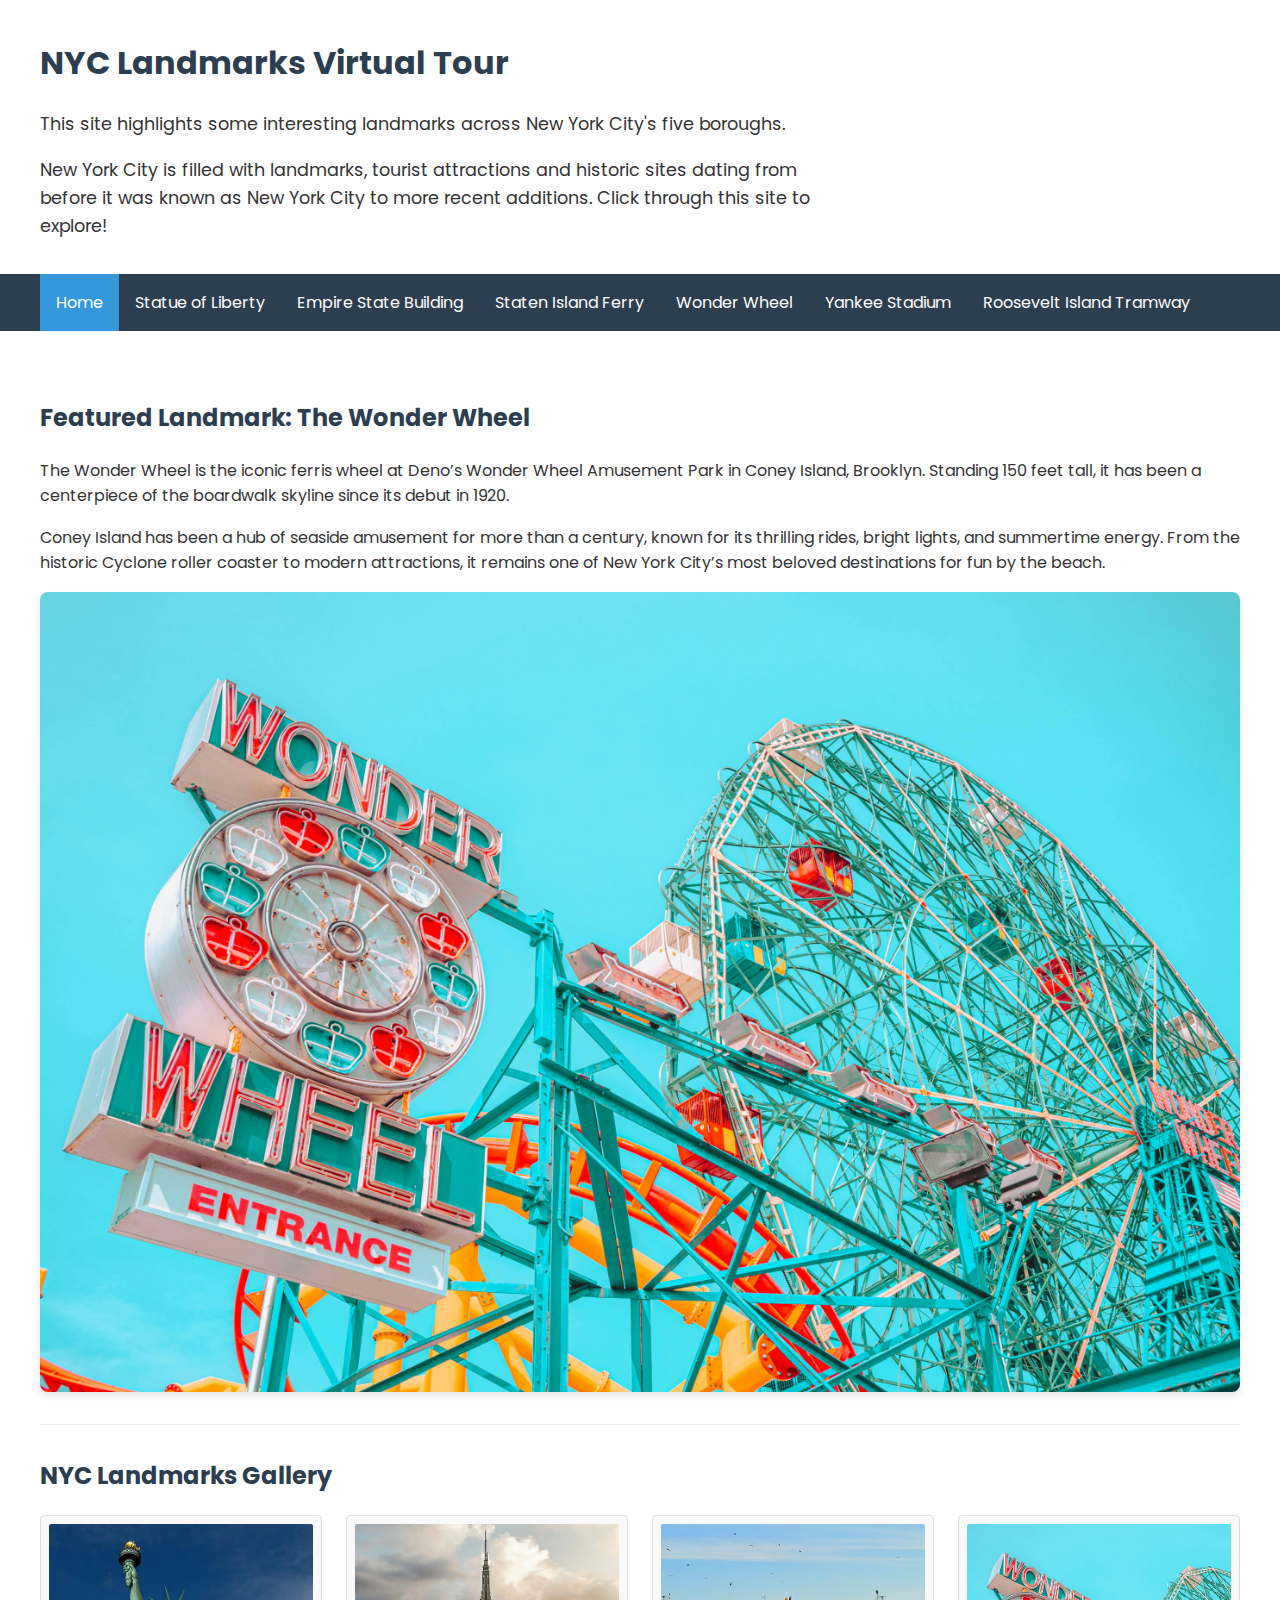
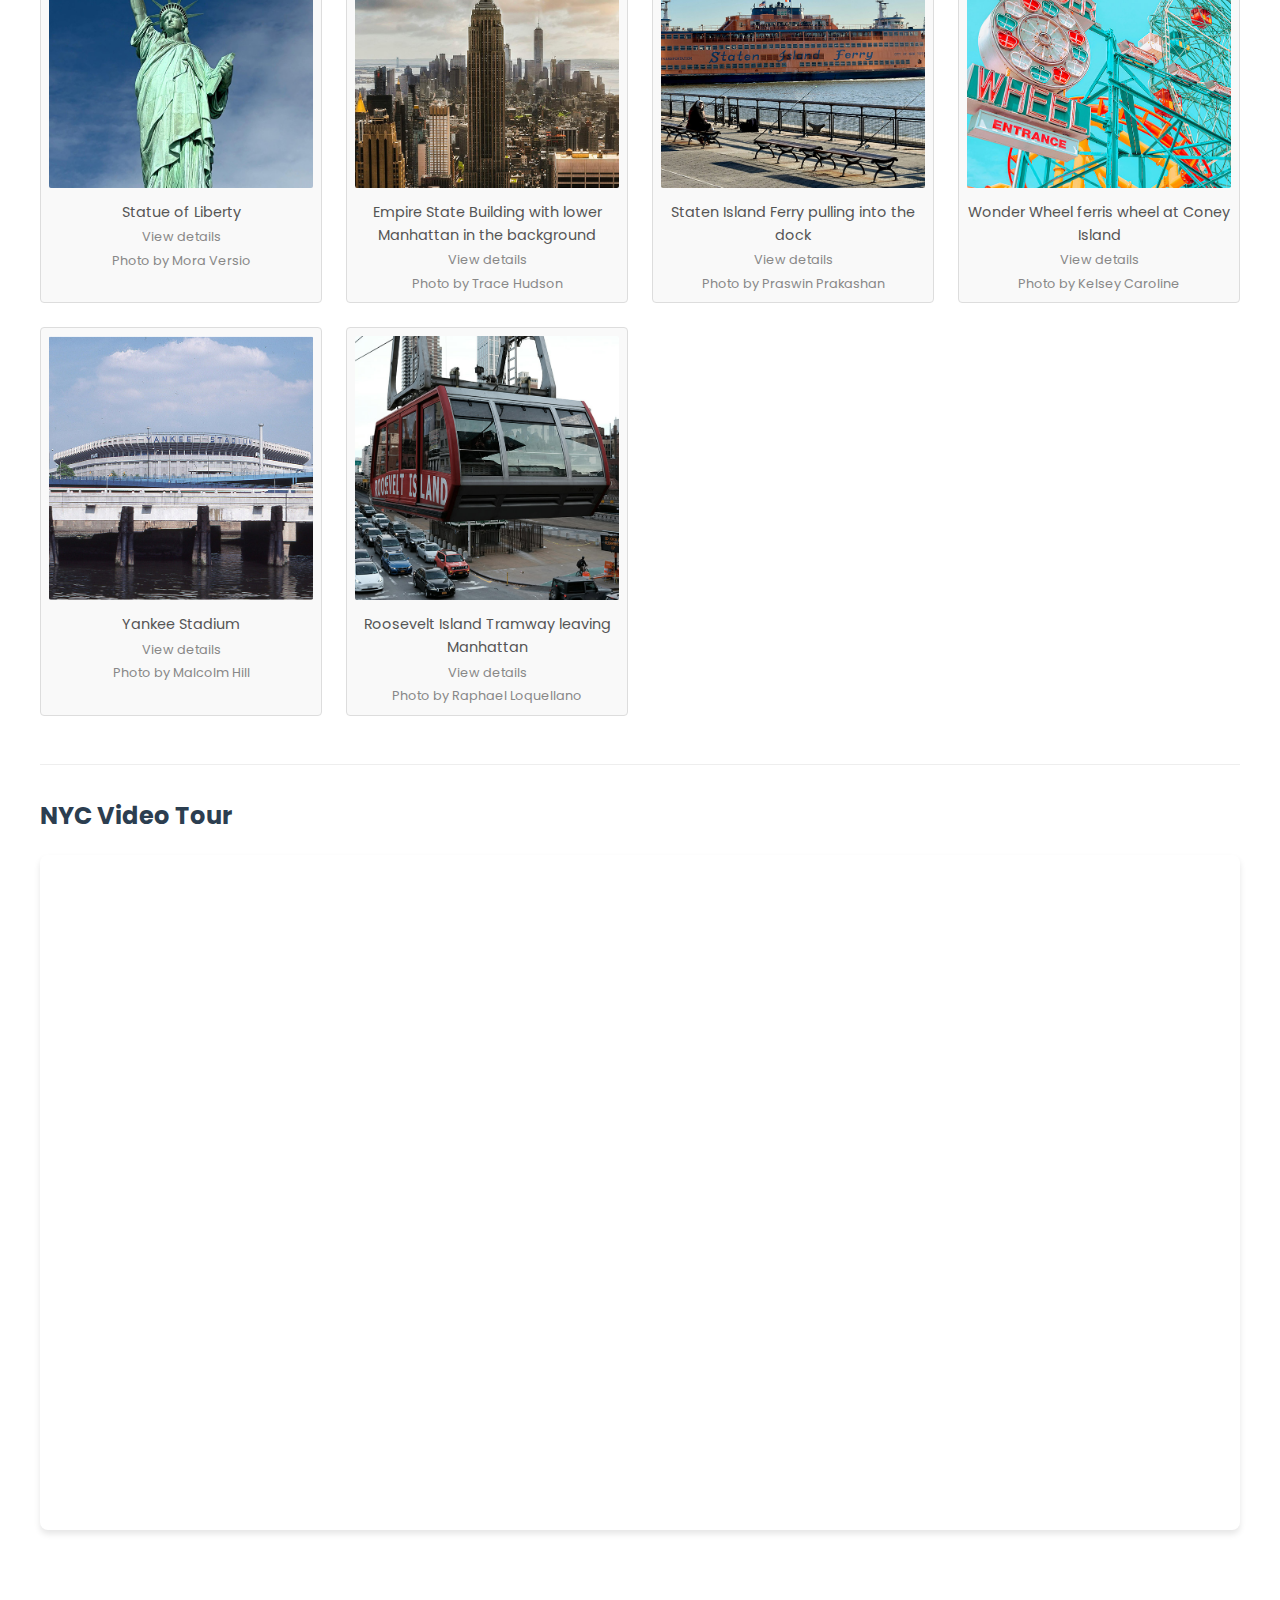
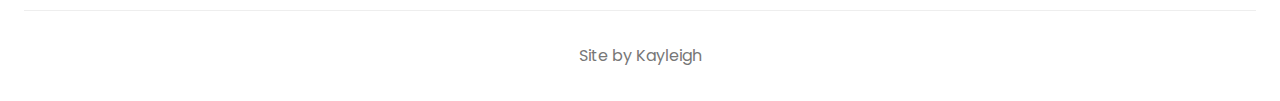
<file: index.html>
<!DOCTYPE html>
<html lang="en">
<head>
    <meta charset="UTF-8">
    <meta name="viewport" content="width=device-width, initial-scale=1.0">
    <title>NYC Landmarks Virtual Tour</title>
    <link rel="stylesheet" href="style.css">
</head>
<body>
    <header>
        <h1>NYC Landmarks Virtual Tour</h1>
        <p>This site highlights some interesting landmarks across New York City's five boroughs.</p>
        <p>New York City is filled with landmarks, tourist attractions and historic sites dating from before it was known as New York City to more recent additions. Click through this site to explore!</p>
    </header>

    <!-- Navigation -->
    <nav>
        <div class="nav-container">
            <ul class="nav-menu">
                <li><a href="index.html" class="active">Home</a></li>
                <li><a href="statue-of-liberty.html">Statue of Liberty</a></li>
                <li><a href="empire-state-building.html">Empire State Building</a></li>
                <li><a href="staten-island-ferry.html">Staten Island Ferry</a></li>
                <li><a href="wonder-wheel.html">Wonder Wheel</a></li>
                <li><a href="yankee-stadium.html">Yankee Stadium</a></li>
                <li><a href="roosevelt-island-tramway.html">Roosevelt Island Tramway</a></li>
            </ul>
        </div>
    </nav>

    <main>
        <!-- REQUIREMENT: Featured Image using <picture> -->
        <section class="hero-section">
            <h2>Featured Landmark: The Wonder Wheel</h2>
            <p>The Wonder Wheel is the iconic ferris wheel at Deno’s Wonder Wheel Amusement Park in Coney Island, Brooklyn. Standing 150 feet tall, it has been a centerpiece of the boardwalk skyline since its debut in 1920.</p>
            <p>Coney Island has been a hub of seaside amusement for more than a century, known for its thrilling rides, bright lights, and summertime energy. From the historic Cyclone roller coaster to modern attractions, it remains one of New York City’s most beloved destinations for fun by the beach.</p>
            
            <picture>
                <!-- 
                   1. Small Screen: Shows a cropped close-up (You'll need to create this crop from the main image)
                   2. Large Screen: Shows the full landscape view
                -->
                <source media="(max-width: 600px)" srcset="images/pexels-kelsey-caroline-774981359-19122990.jpg">
                <!-- I've updated this to point to the Wonder Wheel file you provided, but remember this is the "Large" view -->
                <img src="images/pexels-kelsey-caroline-774981359-19122990.jpg" alt="The Wonder Wheel at Coney Island" class="hero-image">
            </picture>
        </section>

        <hr style="border: 0; border-top: 1px solid #eee; margin: 2rem 0;">

        <!-- REQUIREMENT: Grid of Images with Figure/Figcaption -->
        <section>
            <h2>NYC Landmarks Gallery</h2>
            <div class="gallery-grid">
                
                <!-- Image 1: Statue of Liberty -->
                <figure>
                    <img src="images/square/pexels-mora-versio-2150673251-34091093_sq_square.jpg" alt="Statue of Liberty">
                    <figcaption>
                        Statue of Liberty
                        <a href="statue-of-liberty.html">View details</a>
                        <a href="https://www.pexels.com/photo/statue-of-liberty-in-new-york-city-usa-34091093/" target="_blank">Photo by Mora Versio</a>
                    </figcaption>
                </figure>

                <!-- Image 2: Empire State Building -->
                <figure>
                    <img src="images/square/pexels-tracehudson-2424391_sq_square.jpg" alt="Empire State Building with lower Manhattan in the background">
                    <figcaption>
                        Empire State Building with lower Manhattan in the background
                        <a href="empire-state-building.html">View details</a>
                        <a href="https://www.pexels.com/photo/empire-state-building-2424391/" target="_blank">Photo by Trace Hudson</a>
                    </figcaption>
                </figure>

                <!-- Image 3: Staten Island Ferry -->
                <figure>
                    <img src="images/square/praswin-prakashan-YOCN1a1m_dg-unsplash_sq_square.jpg" alt="Staten Island Ferry pulling into the dock">
                    <figcaption>
                        Staten Island Ferry pulling into the dock
                        <a href="staten-island-ferry.html">View details</a>
                        <a href="https://unsplash.com/photos/a-large-ferry-boat-in-a-body-of-water-YOCN1a1m_dg" target="_blank">Photo by Praswin Prakashan</a>
                    </figcaption>
                </figure>

                <!-- Image 4: Wonder Wheel -->
                <figure>
                    <img src="images/square/pexels-kelsey-caroline-774981359-19122990_sq_square.jpg" alt="Wonder Wheel ferris wheel at Coney Island">
                    <figcaption>
                        Wonder Wheel ferris wheel at Coney Island
                        <a href="wonder-wheel.html">View details</a>
                        <a href="https://www.pexels.com/photo/ferris-wheel-in-amusement-park-19122990/" target="_blank">Photo by Kelsey Caroline</a>
                    </figcaption>
                </figure>

                <!-- Image 5: Yankee Stadium -->
                <figure>
                    <img src="images/square/pexels-malcolmhill-12360516_sq_square.jpg" alt="Yankee Stadium">
                    <figcaption>
                        Yankee Stadium
                        <a href="yankee-stadium.html">View details</a>
                        <a href="https://www.pexels.com/photo/yankee-stadium-under-the-blue-sky-12360516/" target="_blank">Photo by Malcolm Hill</a>
                    </figcaption>
                </figure>

                <!-- Image 6: Roosevelt Island Tramway -->
                <figure>
                    <img src="images/square/pexels-loquellano-12404963_sq_square.jpg" alt="Roosevelt Island Tramway leaving Manhattan">
                    <figcaption>
                        Roosevelt Island Tramway leaving Manhattan
                        <a href="roosevelt-island-tramway.html">View details</a>
                        <a href="https://www.pexels.com/photo/cable-car-above-city-street-12404963/" target="_blank">Photo by Raphael Loquellano</a>
                    </figcaption>
                </figure>

            </div>
        </section>

        <hr style="border: 0; border-top: 1px solid #eee; margin: 2rem 0;">

        <!-- REQUIREMENT: Responsive Video -->
        <section>
            <h2>NYC Video Tour</h2>
            <div class="video-wrapper">
                <!-- Example YouTube Video set to a NYC tour video placeholder -->
                <iframe width="560" height="315" src="https://www.youtube.com/embed/MtCMtC50gwY?si=placeholder" title="YouTube video player" allow="accelerometer; autoplay; clipboard-write; encrypted-media; gyroscope; picture-in-picture; web-share" allowfullscreen></iframe>
            </div>
        </section>
    </main>

    <footer>
        <p>Site by Kayleigh</p>
    </footer>
</body>
</html>
</file>
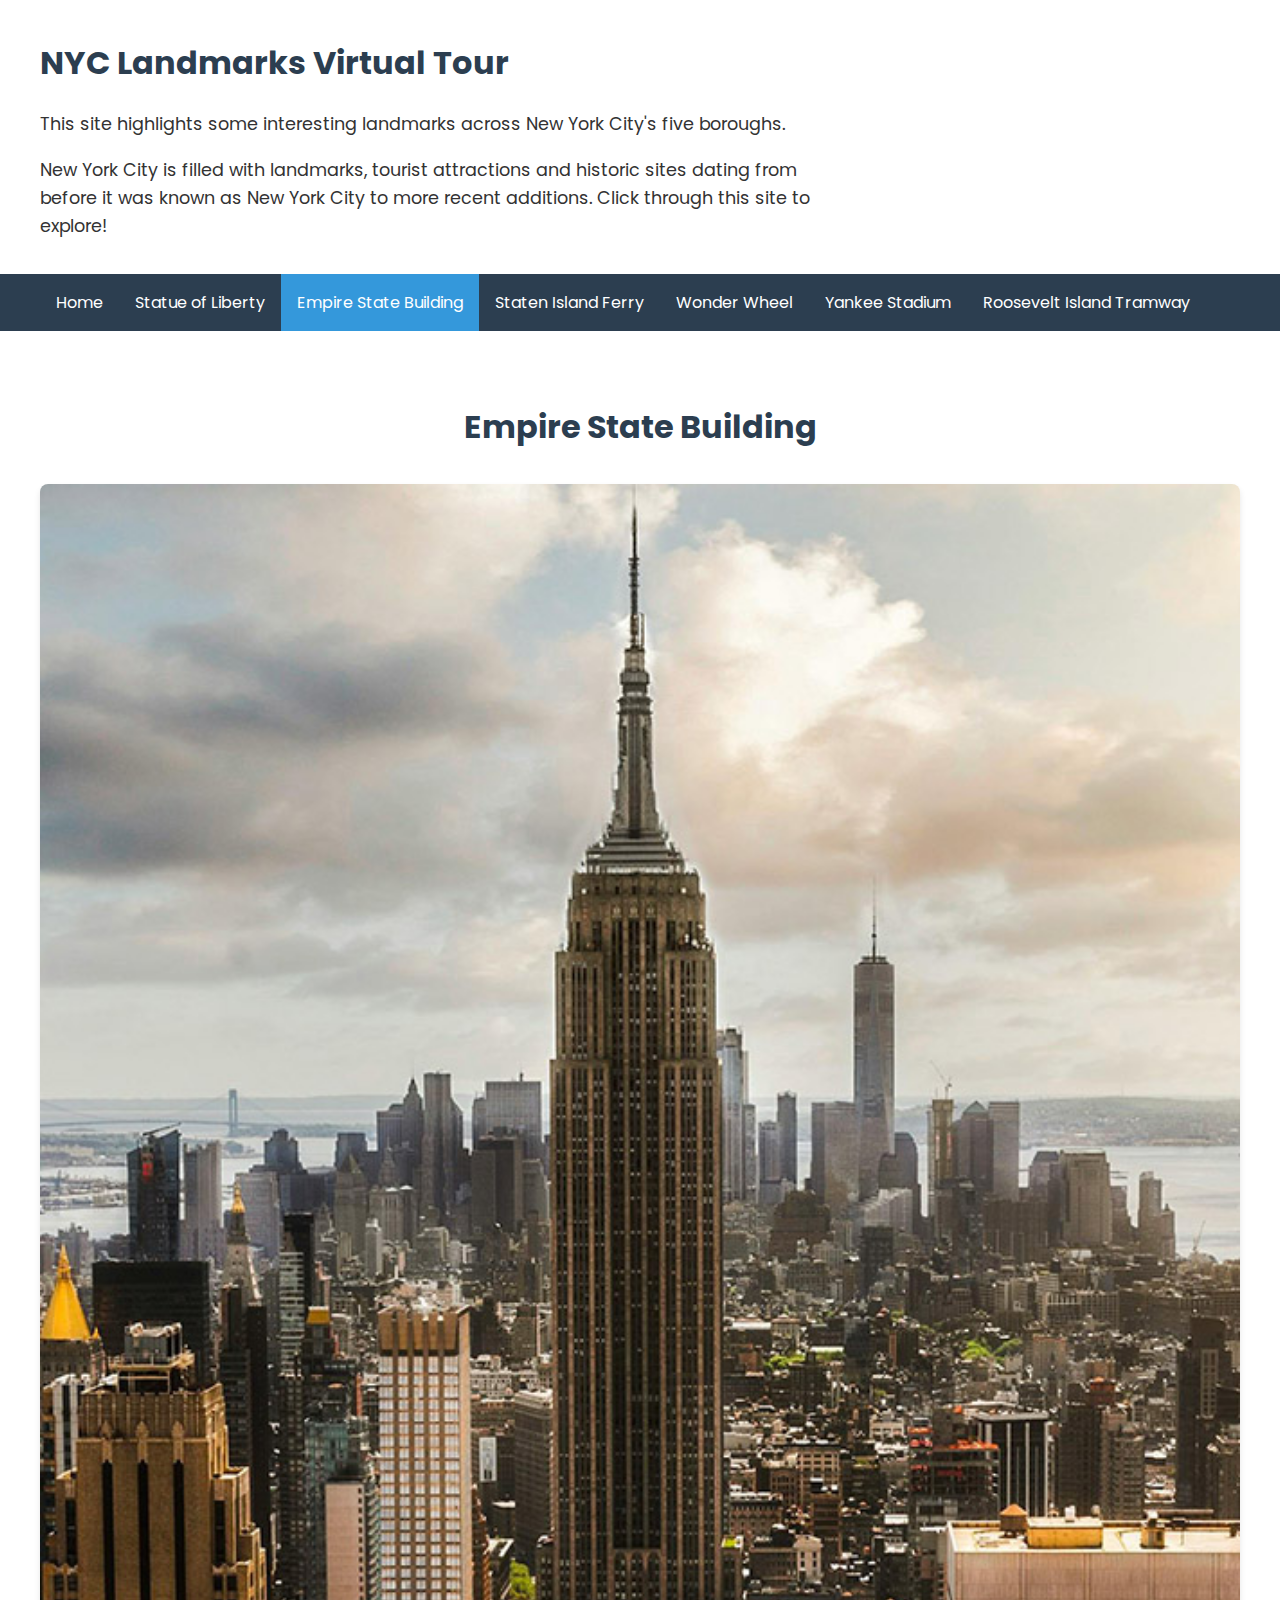
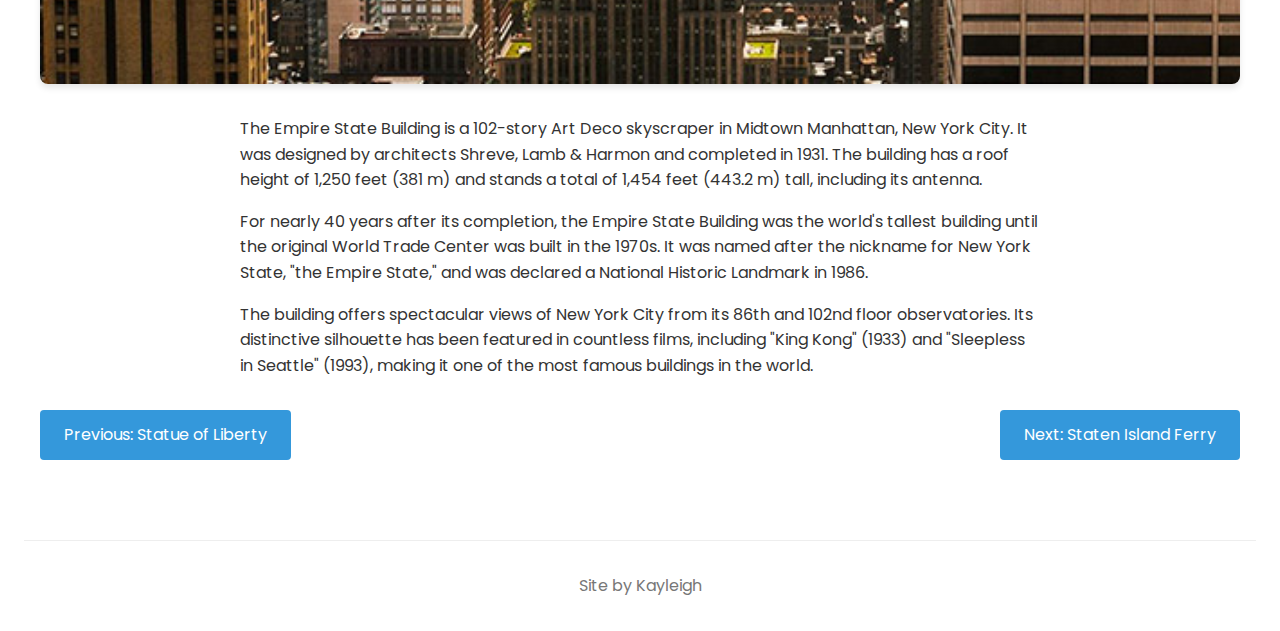
<file: empire-state-building.html>
<!DOCTYPE html>
<html lang="en">
<head>
    <meta charset="UTF-8">
    <meta name="viewport" content="width=device-width, initial-scale=1.0">
    <title>Empire State Building - NYC Landmarks Virtual Tour</title>
    <link rel="stylesheet" href="style.css">
</head>
<body>
    <header>
        <h1>NYC Landmarks Virtual Tour</h1>
        <p>This site highlights some interesting landmarks across New York City's five boroughs.</p>
        <p>New York City is filled with landmarks, tourist attractions and historic sites dating from before it was known as New York City to more recent additions. Click through this site to explore!</p>
    </header>

    <!-- Navigation -->
    <nav>
        <div class="nav-container">
            <ul class="nav-menu">
                <li><a href="index.html">Home</a></li>
                <li><a href="statue-of-liberty.html">Statue of Liberty</a></li>
                <li><a href="empire-state-building.html" class="active">Empire State Building</a></li>
                <li><a href="staten-island-ferry.html">Staten Island Ferry</a></li>
                <li><a href="wonder-wheel.html">Wonder Wheel</a></li>
                <li><a href="yankee-stadium.html">Yankee Stadium</a></li>
                <li><a href="roosevelt-island-tramway.html">Roosevelt Island Tramway</a></li>
            </ul>
        </div>
    </nav>

    <main>
        <section class="landmark-header">
            <h1>Empire State Building</h1>
        </section>

        <section class="hero-section">
            <picture>
                <img src="images/square/pexels-tracehudson-2424391_sq_square.jpg" alt="Empire State Building with lower Manhattan in the background" class="hero-image">
            </picture>
        </section>

        <section class="landmark-content">
            <p>The Empire State Building is a 102-story Art Deco skyscraper in Midtown Manhattan, New York City. It was designed by architects Shreve, Lamb & Harmon and completed in 1931. The building has a roof height of 1,250 feet (381 m) and stands a total of 1,454 feet (443.2 m) tall, including its antenna.</p>
            <p>For nearly 40 years after its completion, the Empire State Building was the world's tallest building until the original World Trade Center was built in the 1970s. It was named after the nickname for New York State, "the Empire State," and was declared a National Historic Landmark in 1986.</p>
            <p>The building offers spectacular views of New York City from its 86th and 102nd floor observatories. Its distinctive silhouette has been featured in countless films, including "King Kong" (1933) and "Sleepless in Seattle" (1993), making it one of the most famous buildings in the world.</p>
        </section>

        <section class="page-navigation">
            <a href="statue-of-liberty.html" class="prev">Previous: Statue of Liberty</a>
            <a href="staten-island-ferry.html" class="next">Next: Staten Island Ferry</a>
        </section>
    </main>

    <footer>
        <p>Site by Kayleigh</p>
    </footer>
</body>
</html>
</file>
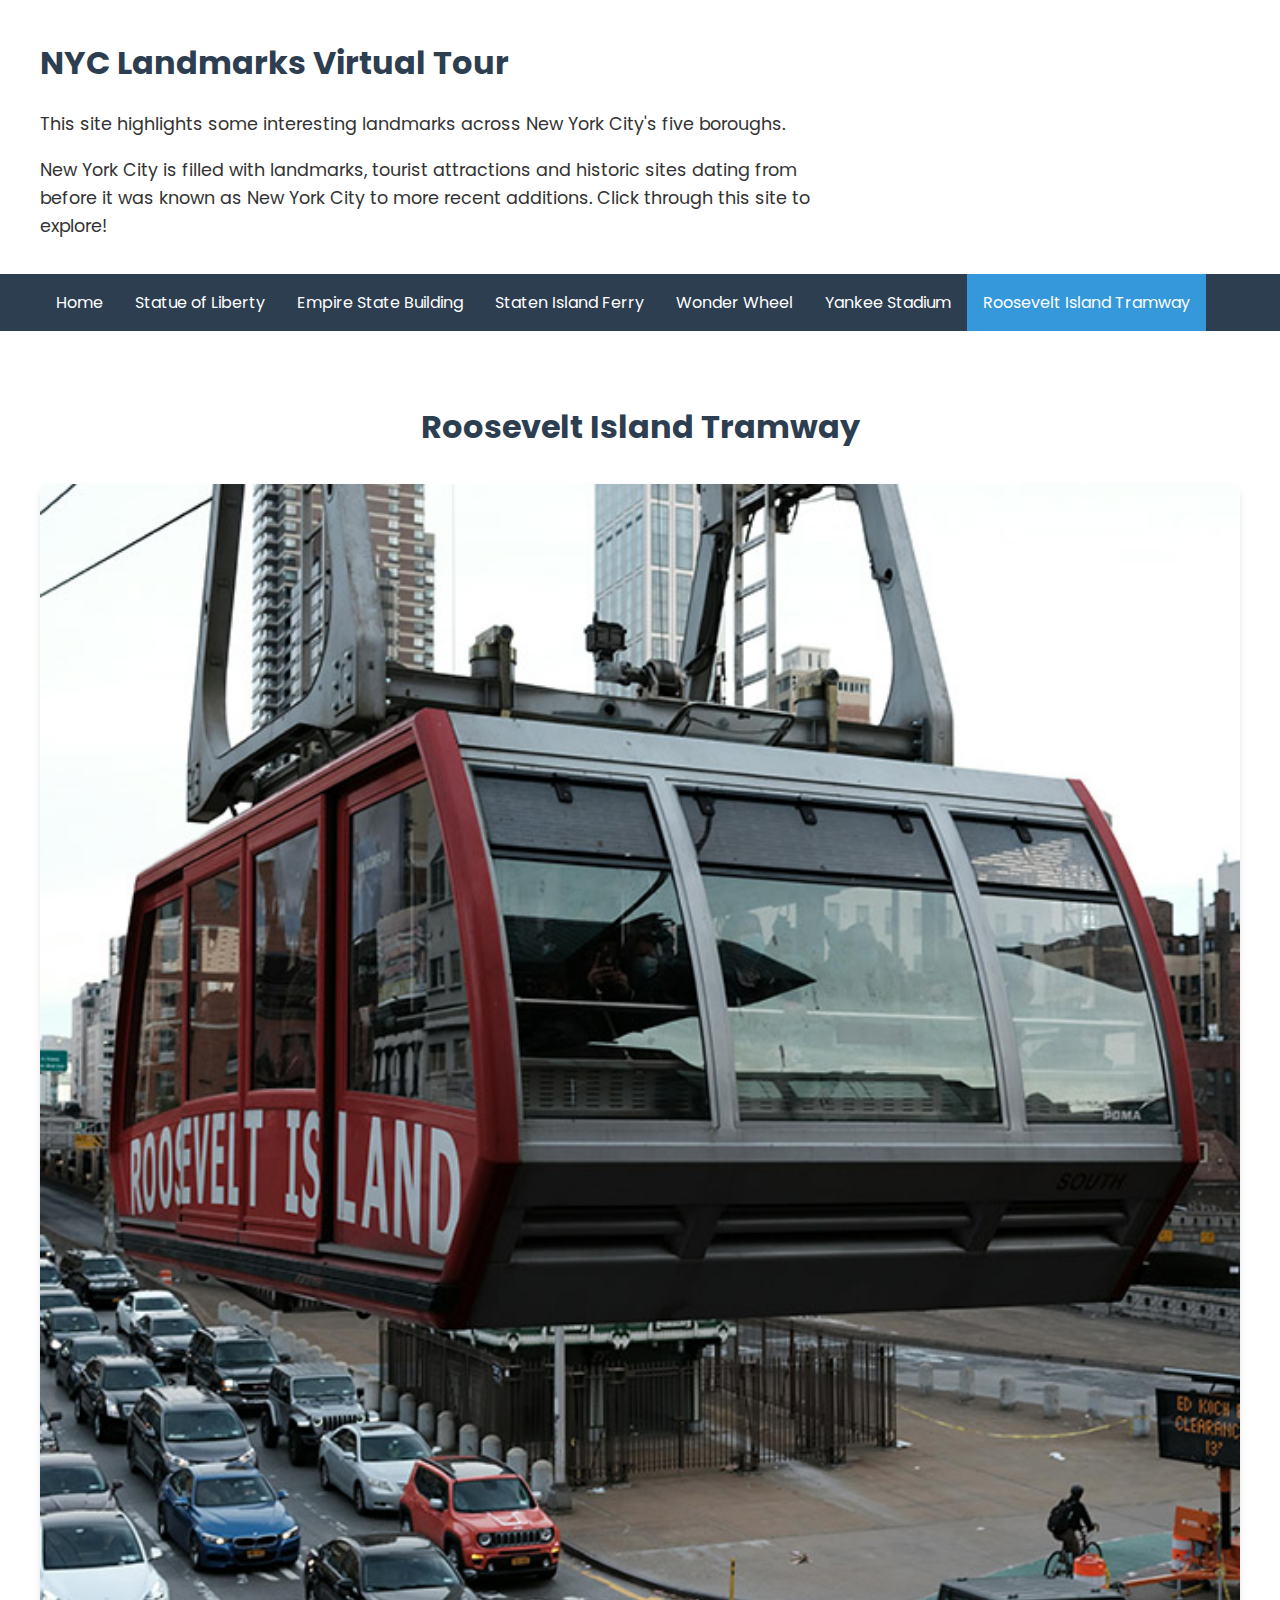
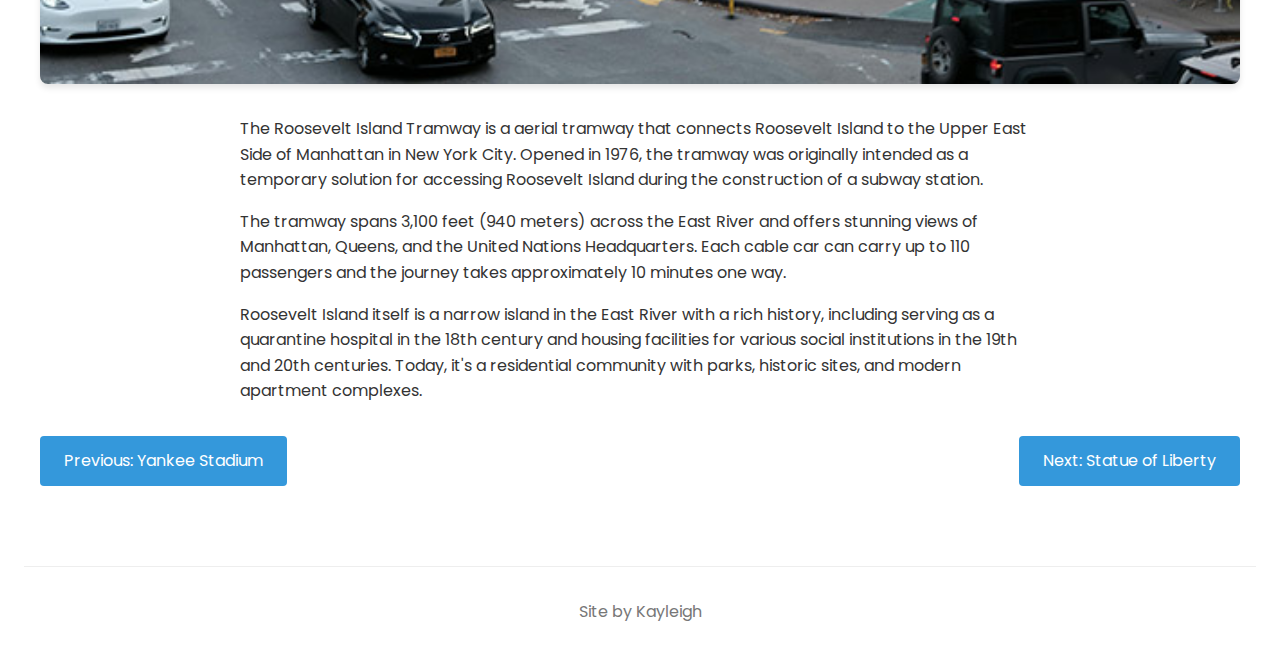
<file: roosevelt-island-tramway.html>
<!DOCTYPE html>
<html lang="en">
<head>
    <meta charset="UTF-8">
    <meta name="viewport" content="width=device-width, initial-scale=1.0">
    <title>Roosevelt Island Tramway - NYC Landmarks Virtual Tour</title>
    <link rel="stylesheet" href="style.css">
</head>
<body>
    <header>
        <h1>NYC Landmarks Virtual Tour</h1>
        <p>This site highlights some interesting landmarks across New York City's five boroughs.</p>
        <p>New York City is filled with landmarks, tourist attractions and historic sites dating from before it was known as New York City to more recent additions. Click through this site to explore!</p>
    </header>

    <!-- Navigation -->
    <nav>
        <div class="nav-container">
            <ul class="nav-menu">
                <li><a href="index.html">Home</a></li>
                <li><a href="statue-of-liberty.html">Statue of Liberty</a></li>
                <li><a href="empire-state-building.html">Empire State Building</a></li>
                <li><a href="staten-island-ferry.html">Staten Island Ferry</a></li>
                <li><a href="wonder-wheel.html">Wonder Wheel</a></li>
                <li><a href="yankee-stadium.html">Yankee Stadium</a></li>
                <li><a href="roosevelt-island-tramway.html" class="active">Roosevelt Island Tramway</a></li>
            </ul>
        </div>
    </nav>

    <main>
        <section class="landmark-header">
            <h1>Roosevelt Island Tramway</h1>
        </section>

        <section class="hero-section">
            <picture>
                <img src="images/square/pexels-loquellano-12404963_sq_square.jpg" alt="Roosevelt Island Tramway leaving Manhattan" class="hero-image">
            </picture>
        </section>

        <section class="landmark-content">
            <p>The Roosevelt Island Tramway is a aerial tramway that connects Roosevelt Island to the Upper East Side of Manhattan in New York City. Opened in 1976, the tramway was originally intended as a temporary solution for accessing Roosevelt Island during the construction of a subway station.</p>
            <p>The tramway spans 3,100 feet (940 meters) across the East River and offers stunning views of Manhattan, Queens, and the United Nations Headquarters. Each cable car can carry up to 110 passengers and the journey takes approximately 10 minutes one way.</p>
            <p>Roosevelt Island itself is a narrow island in the East River with a rich history, including serving as a quarantine hospital in the 18th century and housing facilities for various social institutions in the 19th and 20th centuries. Today, it's a residential community with parks, historic sites, and modern apartment complexes.</p>
        </section>

        <section class="page-navigation">
            <a href="yankee-stadium.html" class="prev">Previous: Yankee Stadium</a>
            <a href="statue-of-liberty.html" class="next">Next: Statue of Liberty</a>
        </section>
    </main>

    <footer>
        <p>Site by Kayleigh</p>
    </footer>
</body>
</html>
</file>
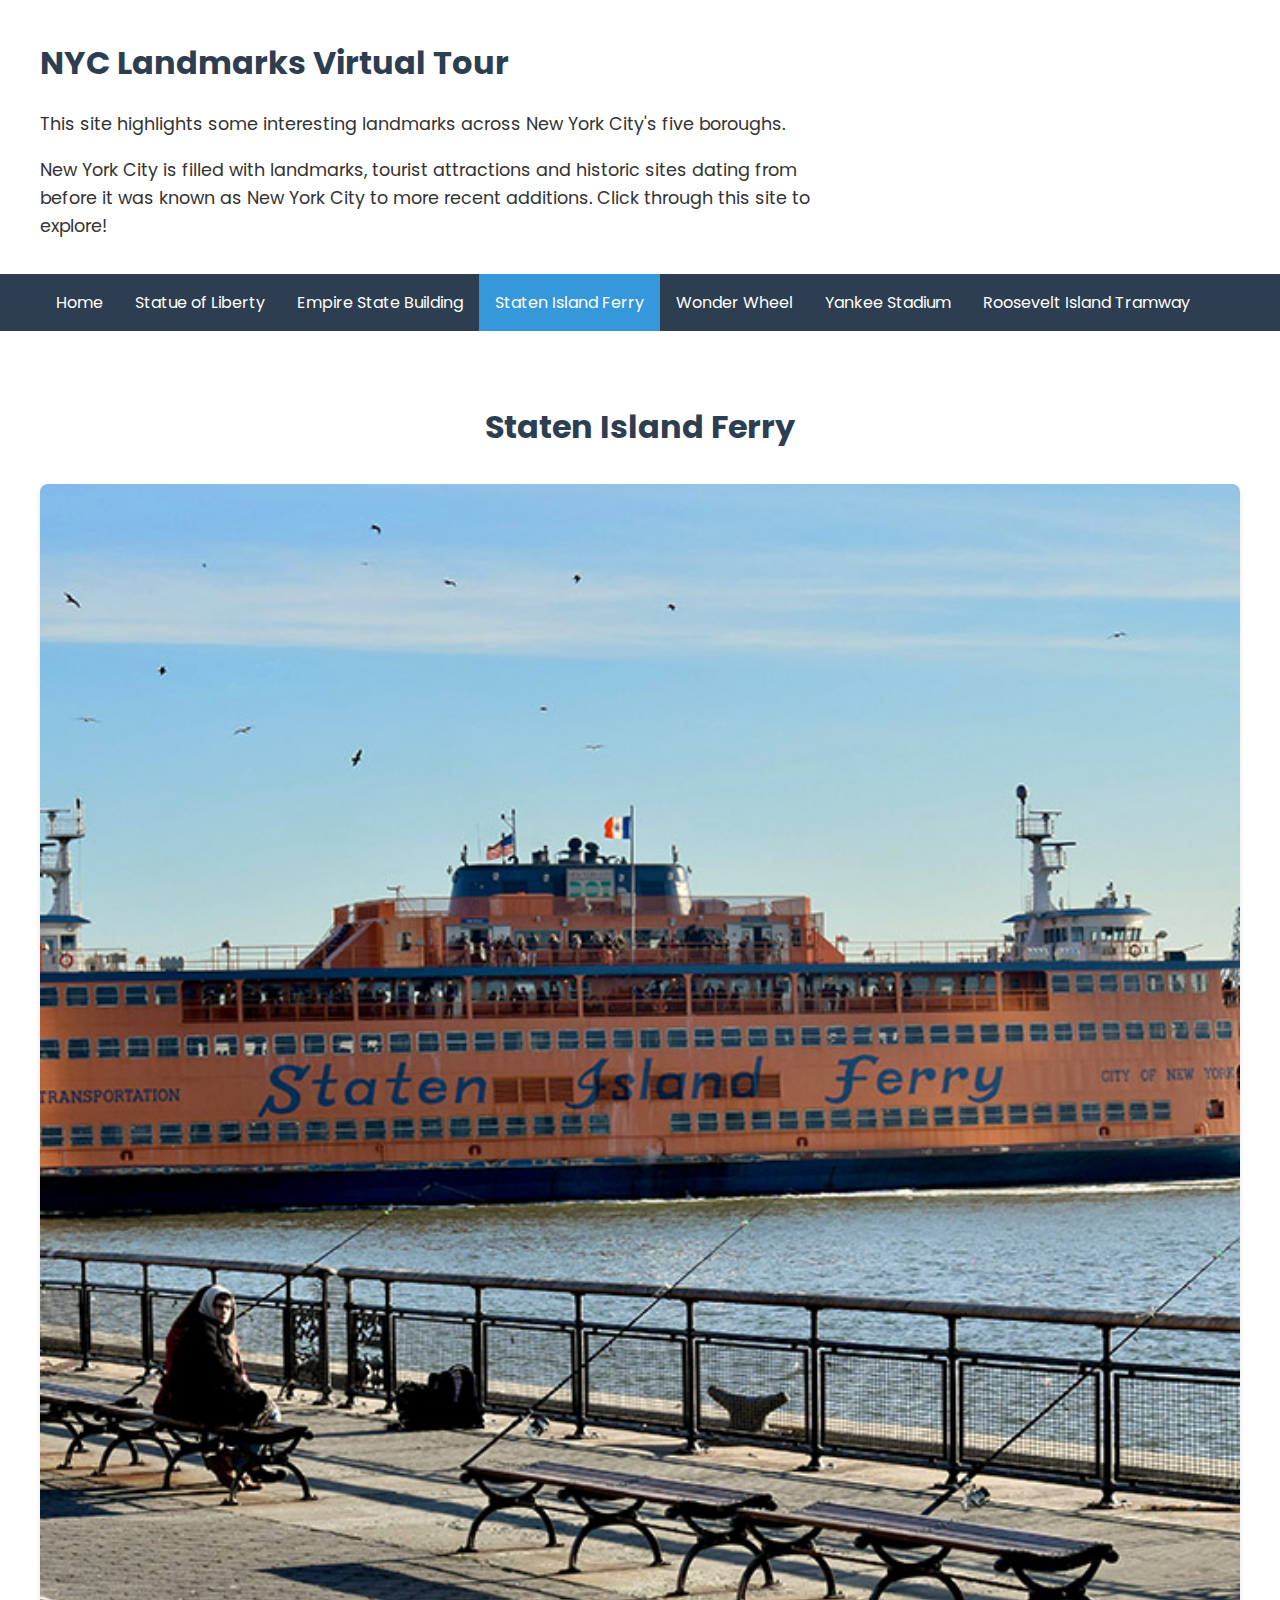
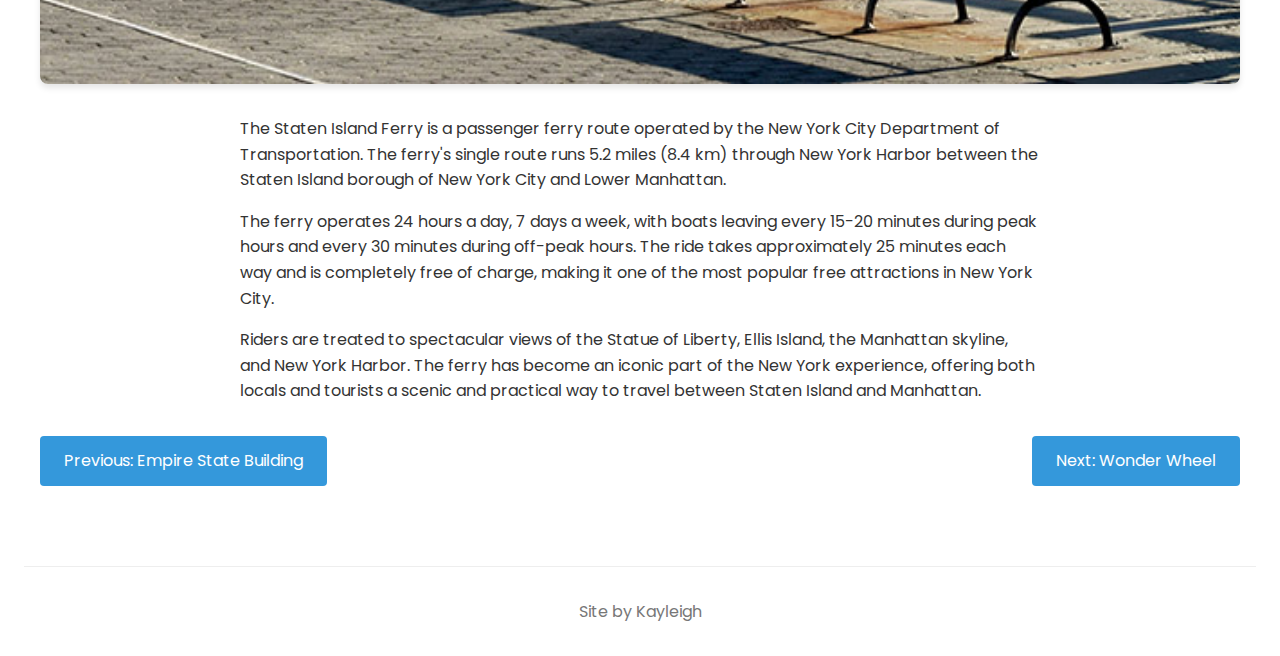
<file: staten-island-ferry.html>
<!DOCTYPE html>
<html lang="en">
<head>
    <meta charset="UTF-8">
    <meta name="viewport" content="width=device-width, initial-scale=1.0">
    <title>Staten Island Ferry - NYC Landmarks Virtual Tour</title>
    <link rel="stylesheet" href="style.css">
</head>
<body>
    <header>
        <h1>NYC Landmarks Virtual Tour</h1>
        <p>This site highlights some interesting landmarks across New York City's five boroughs.</p>
        <p>New York City is filled with landmarks, tourist attractions and historic sites dating from before it was known as New York City to more recent additions. Click through this site to explore!</p>
    </header>

    <!-- Navigation -->
    <nav>
        <div class="nav-container">
            <ul class="nav-menu">
                <li><a href="index.html">Home</a></li>
                <li><a href="statue-of-liberty.html">Statue of Liberty</a></li>
                <li><a href="empire-state-building.html">Empire State Building</a></li>
                <li><a href="staten-island-ferry.html" class="active">Staten Island Ferry</a></li>
                <li><a href="wonder-wheel.html">Wonder Wheel</a></li>
                <li><a href="yankee-stadium.html">Yankee Stadium</a></li>
                <li><a href="roosevelt-island-tramway.html">Roosevelt Island Tramway</a></li>
            </ul>
        </div>
    </nav>

    <main>
        <section class="landmark-header">
            <h1>Staten Island Ferry</h1>
        </section>

        <section class="hero-section">
            <picture>
                <img src="images/square/praswin-prakashan-YOCN1a1m_dg-unsplash_sq_square.jpg" alt="Staten Island Ferry pulling into the dock" class="hero-image">
            </picture>
        </section>

        <section class="landmark-content">
            <p>The Staten Island Ferry is a passenger ferry route operated by the New York City Department of Transportation. The ferry's single route runs 5.2 miles (8.4 km) through New York Harbor between the Staten Island borough of New York City and Lower Manhattan.</p>
            <p>The ferry operates 24 hours a day, 7 days a week, with boats leaving every 15-20 minutes during peak hours and every 30 minutes during off-peak hours. The ride takes approximately 25 minutes each way and is completely free of charge, making it one of the most popular free attractions in New York City.</p>
            <p>Riders are treated to spectacular views of the Statue of Liberty, Ellis Island, the Manhattan skyline, and New York Harbor. The ferry has become an iconic part of the New York experience, offering both locals and tourists a scenic and practical way to travel between Staten Island and Manhattan.</p>
        </section>

        <section class="page-navigation">
            <a href="empire-state-building.html" class="prev">Previous: Empire State Building</a>
            <a href="wonder-wheel.html" class="next">Next: Wonder Wheel</a>
        </section>
    </main>

    <footer>
        <p>Site by Kayleigh</p>
    </footer>
</body>
</html>
</file>
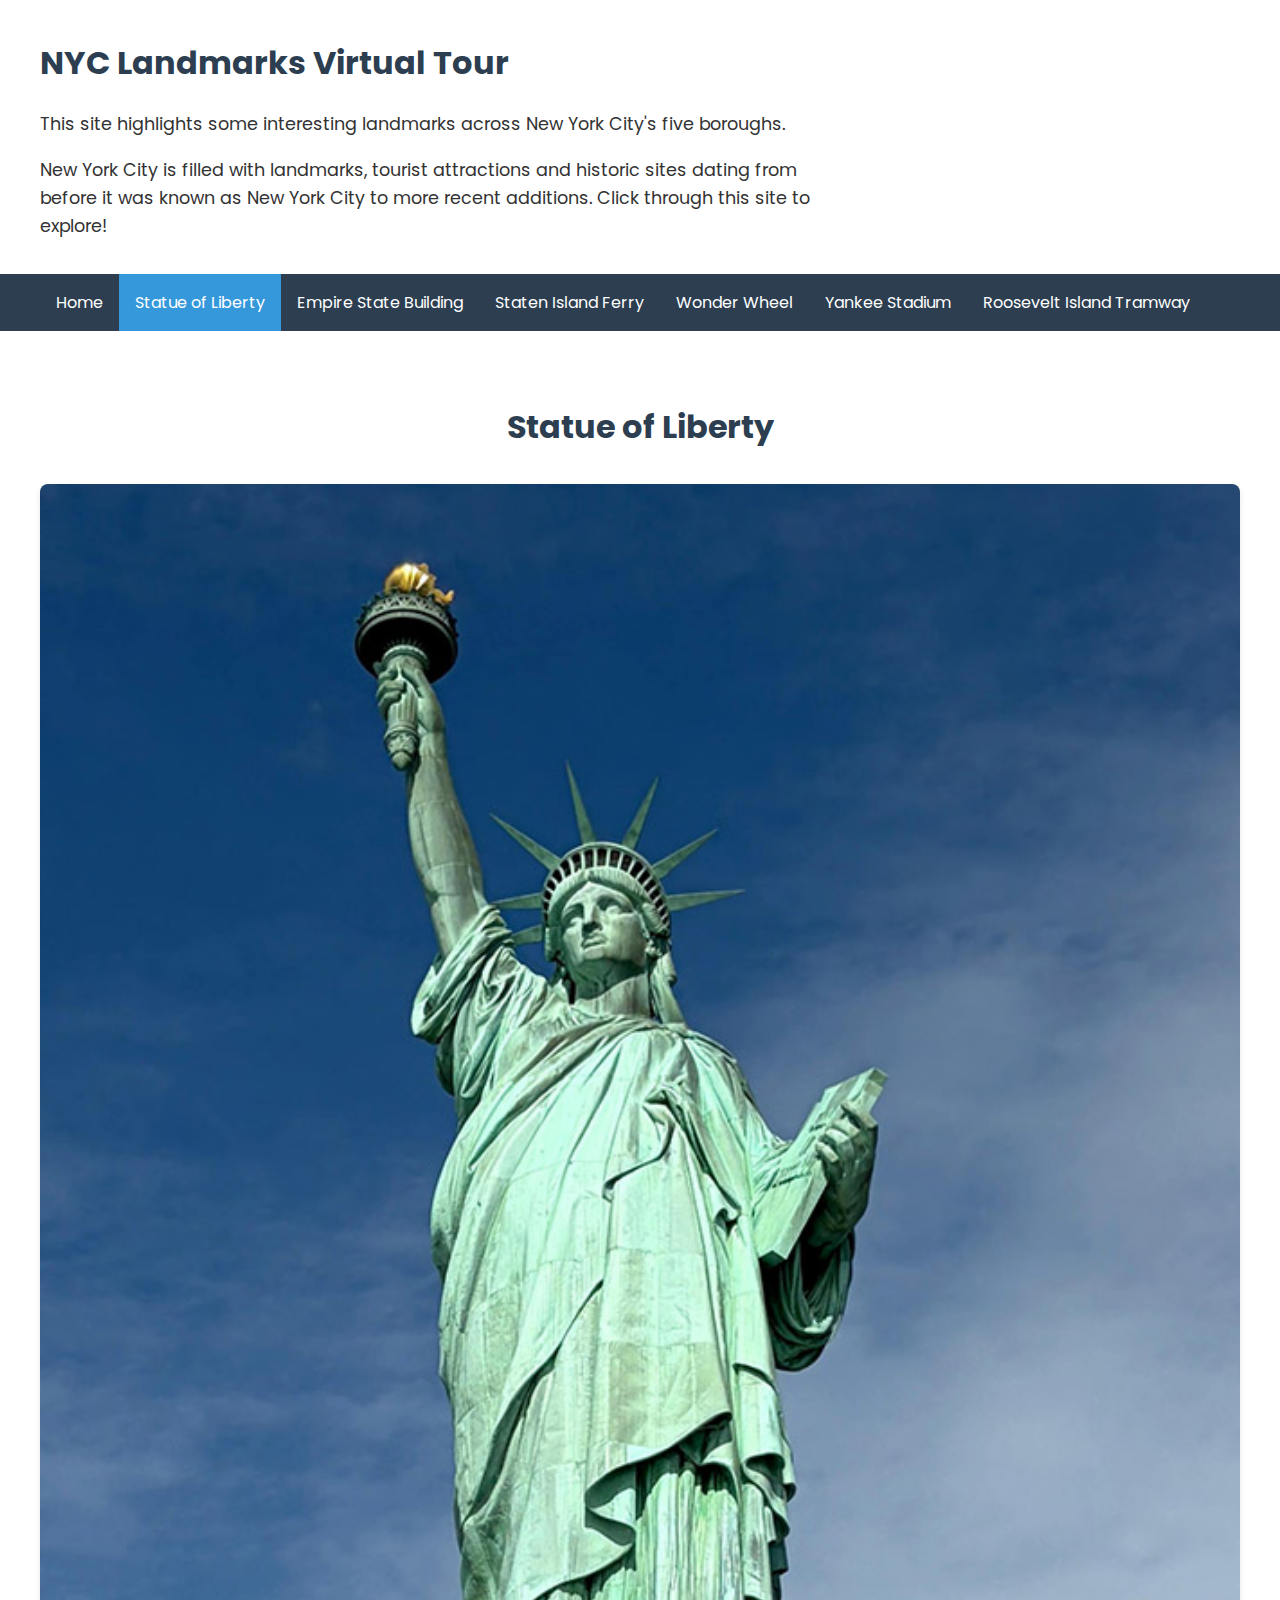
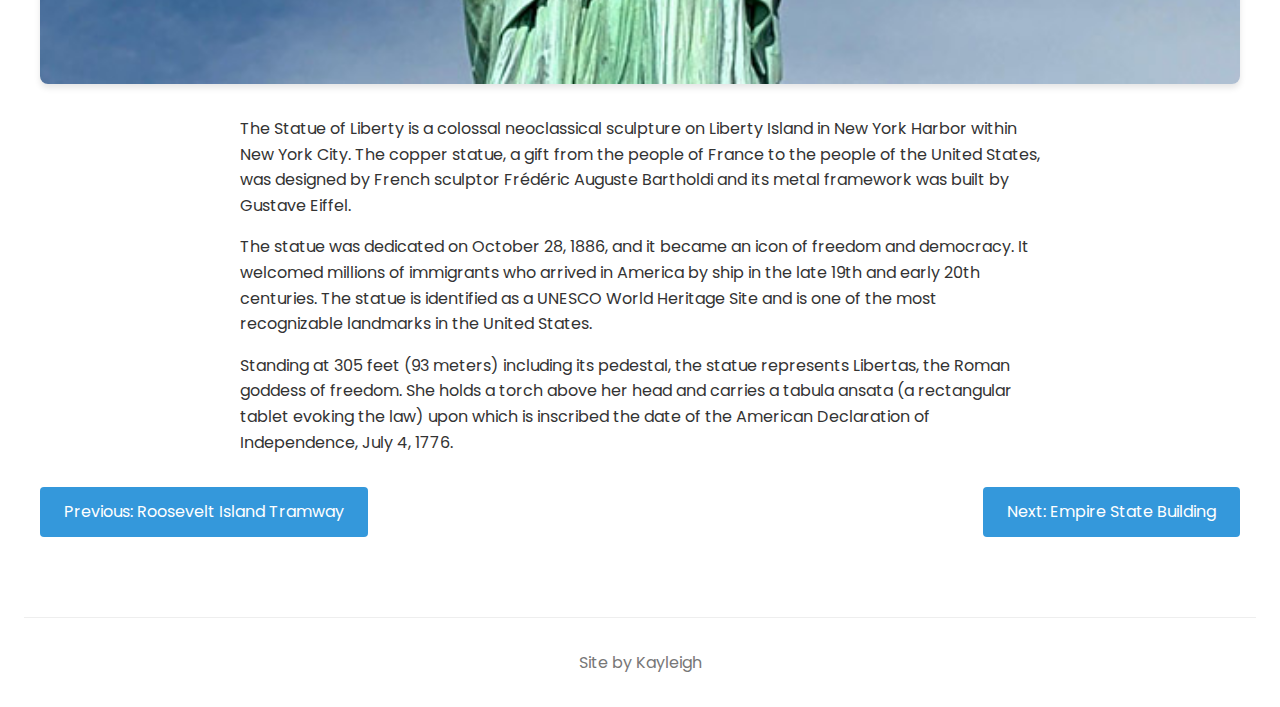
<file: statue-of-liberty.html>
<!DOCTYPE html>
<html lang="en">
<head>
    <meta charset="UTF-8">
    <meta name="viewport" content="width=device-width, initial-scale=1.0">
    <title>Statue of Liberty - NYC Landmarks Virtual Tour</title>
    <link rel="stylesheet" href="style.css">
</head>
<body>
    <header>
        <h1>NYC Landmarks Virtual Tour</h1>
        <p>This site highlights some interesting landmarks across New York City's five boroughs.</p>
        <p>New York City is filled with landmarks, tourist attractions and historic sites dating from before it was known as New York City to more recent additions. Click through this site to explore!</p>
    </header>

    <!-- Navigation -->
    <nav>
        <div class="nav-container">
            <ul class="nav-menu">
                <li><a href="index.html">Home</a></li>
                <li><a href="statue-of-liberty.html" class="active">Statue of Liberty</a></li>
                <li><a href="empire-state-building.html">Empire State Building</a></li>
                <li><a href="staten-island-ferry.html">Staten Island Ferry</a></li>
                <li><a href="wonder-wheel.html">Wonder Wheel</a></li>
                <li><a href="yankee-stadium.html">Yankee Stadium</a></li>
                <li><a href="roosevelt-island-tramway.html">Roosevelt Island Tramway</a></li>
            </ul>
        </div>
    </nav>

    <main>
        <section class="landmark-header">
            <h1>Statue of Liberty</h1>
        </section>

        <section class="hero-section">
            <picture>
                <img src="images/square/pexels-mora-versio-2150673251-34091093_sq_square.jpg" alt="Statue of Liberty" class="hero-image">
            </picture>
        </section>

        <section class="landmark-content">
            <p>The Statue of Liberty is a colossal neoclassical sculpture on Liberty Island in New York Harbor within New York City. The copper statue, a gift from the people of France to the people of the United States, was designed by French sculptor Frédéric Auguste Bartholdi and its metal framework was built by Gustave Eiffel.</p>
            <p>The statue was dedicated on October 28, 1886, and it became an icon of freedom and democracy. It welcomed millions of immigrants who arrived in America by ship in the late 19th and early 20th centuries. The statue is identified as a UNESCO World Heritage Site and is one of the most recognizable landmarks in the United States.</p>
            <p>Standing at 305 feet (93 meters) including its pedestal, the statue represents Libertas, the Roman goddess of freedom. She holds a torch above her head and carries a tabula ansata (a rectangular tablet evoking the law) upon which is inscribed the date of the American Declaration of Independence, July 4, 1776.</p>
        </section>

        <section class="page-navigation">
            <a href="roosevelt-island-tramway.html" class="prev">Previous: Roosevelt Island Tramway</a>
            <a href="empire-state-building.html" class="next">Next: Empire State Building</a>
        </section>
    </main>

    <footer>
        <p>Site by Kayleigh</p>
    </footer>
</body>
</html>
</file>
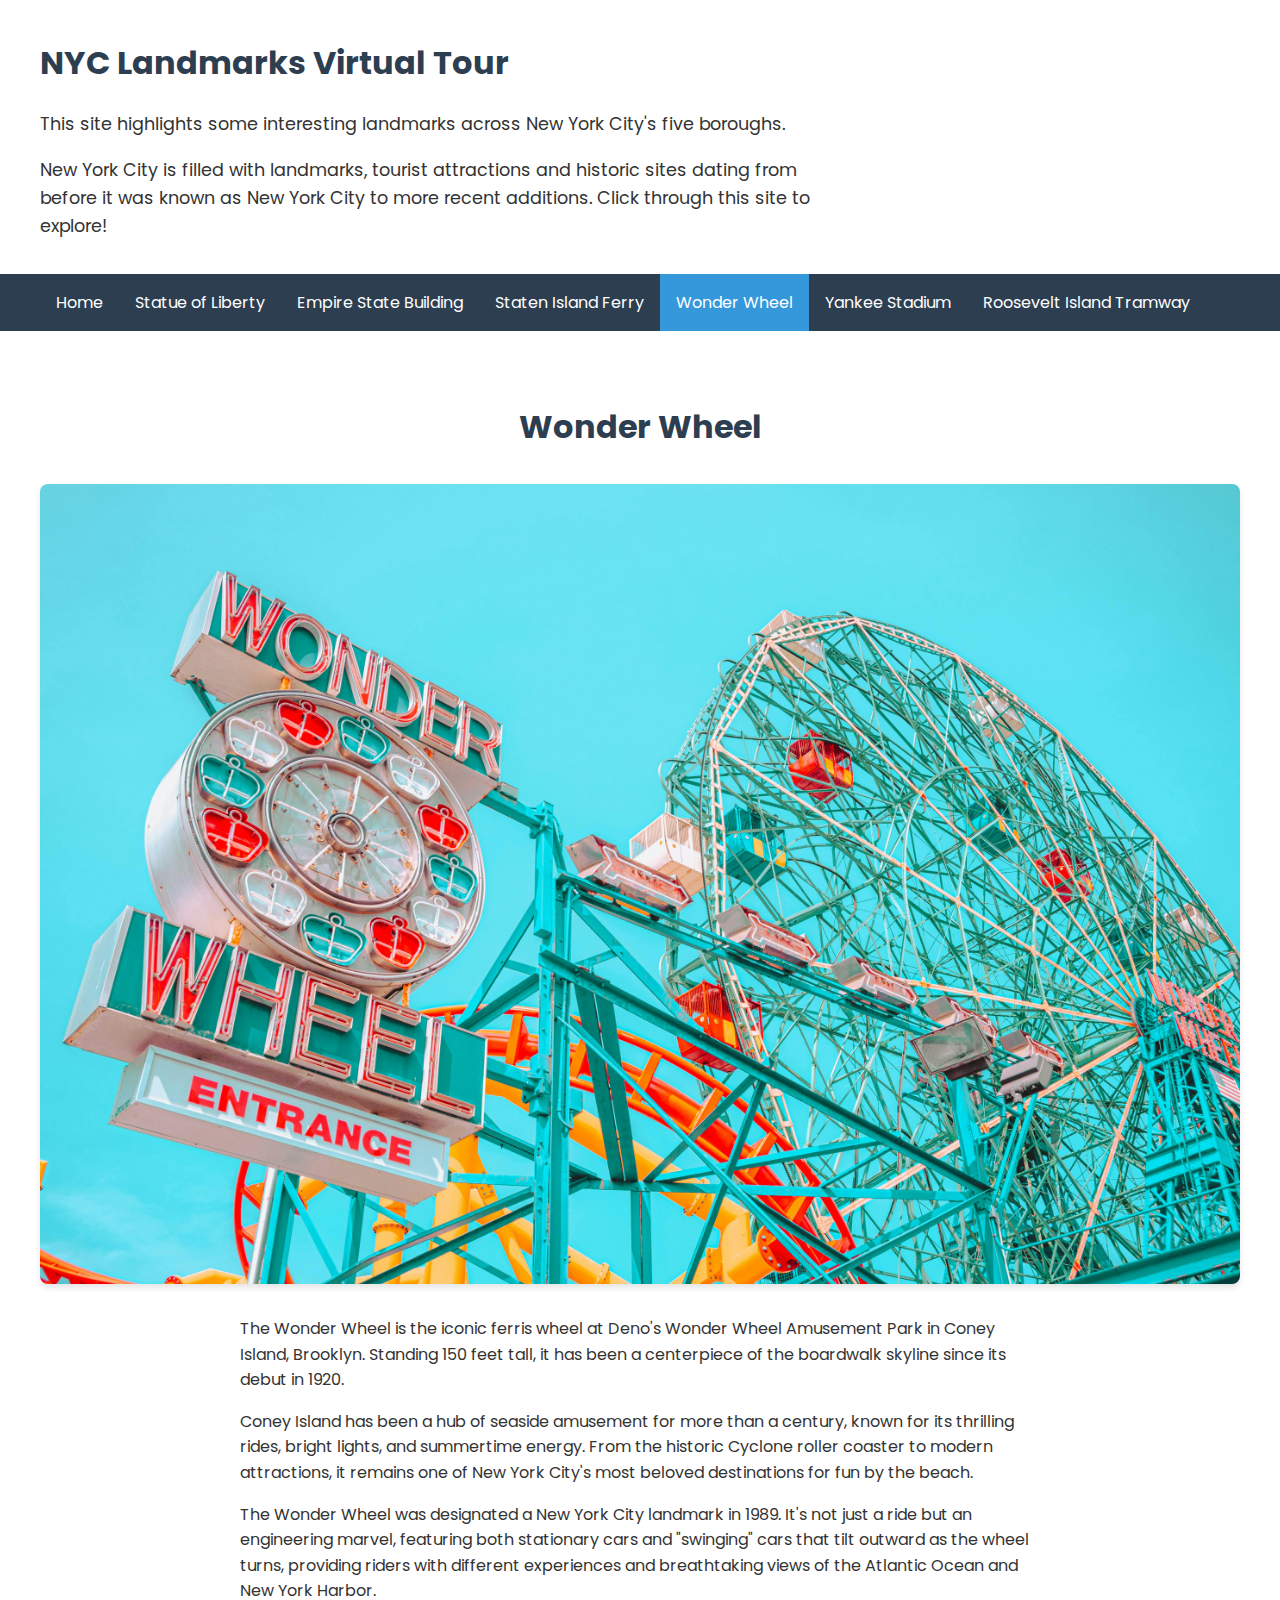
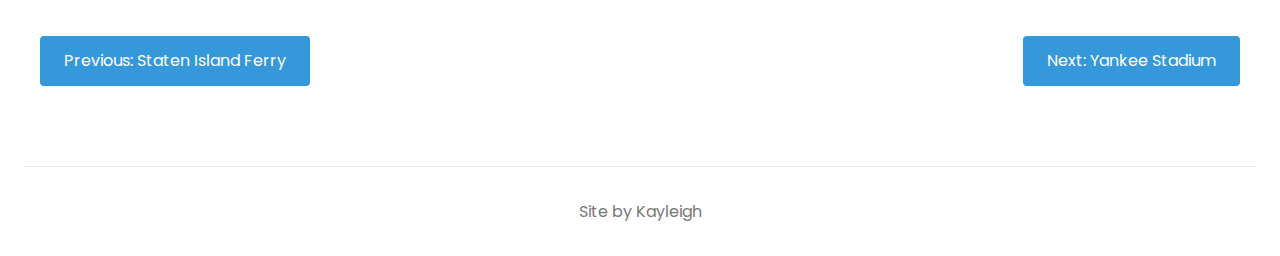
<file: wonder-wheel.html>
<!DOCTYPE html>
<html lang="en">
<head>
    <meta charset="UTF-8">
    <meta name="viewport" content="width=device-width, initial-scale=1.0">
    <title>Wonder Wheel - NYC Landmarks Virtual Tour</title>
    <link rel="stylesheet" href="style.css">
</head>
<body>
    <header>
        <h1>NYC Landmarks Virtual Tour</h1>
        <p>This site highlights some interesting landmarks across New York City's five boroughs.</p>
        <p>New York City is filled with landmarks, tourist attractions and historic sites dating from before it was known as New York City to more recent additions. Click through this site to explore!</p>
    </header>

    <!-- Navigation -->
    <nav>
        <div class="nav-container">
            <ul class="nav-menu">
                <li><a href="index.html">Home</a></li>
                <li><a href="statue-of-liberty.html">Statue of Liberty</a></li>
                <li><a href="empire-state-building.html">Empire State Building</a></li>
                <li><a href="staten-island-ferry.html">Staten Island Ferry</a></li>
                <li><a href="wonder-wheel.html" class="active">Wonder Wheel</a></li>
                <li><a href="yankee-stadium.html">Yankee Stadium</a></li>
                <li><a href="roosevelt-island-tramway.html">Roosevelt Island Tramway</a></li>
            </ul>
        </div>
    </nav>

    <main>
        <section class="landmark-header">
            <h1>Wonder Wheel</h1>
        </section>

        <section class="hero-section">
            <picture>
                <source media="(max-width: 600px)" srcset="images/pexels-kelsey-caroline-774981359-19122990.jpg">
                <img src="images/pexels-kelsey-caroline-774981359-19122990.jpg" alt="The Wonder Wheel at Coney Island" class="hero-image">
            </picture>
        </section>

        <section class="landmark-content">
            <p>The Wonder Wheel is the iconic ferris wheel at Deno's Wonder Wheel Amusement Park in Coney Island, Brooklyn. Standing 150 feet tall, it has been a centerpiece of the boardwalk skyline since its debut in 1920.</p>
            <p>Coney Island has been a hub of seaside amusement for more than a century, known for its thrilling rides, bright lights, and summertime energy. From the historic Cyclone roller coaster to modern attractions, it remains one of New York City's most beloved destinations for fun by the beach.</p>
            <p>The Wonder Wheel was designated a New York City landmark in 1989. It's not just a ride but an engineering marvel, featuring both stationary cars and "swinging" cars that tilt outward as the wheel turns, providing riders with different experiences and breathtaking views of the Atlantic Ocean and New York Harbor.</p>
        </section>

        <section class="page-navigation">
            <a href="staten-island-ferry.html" class="prev">Previous: Staten Island Ferry</a>
            <a href="yankee-stadium.html" class="next">Next: Yankee Stadium</a>
        </section>
    </main>

    <footer>
        <p>Site by Kayleigh</p>
    </footer>
</body>
</html>
</file>
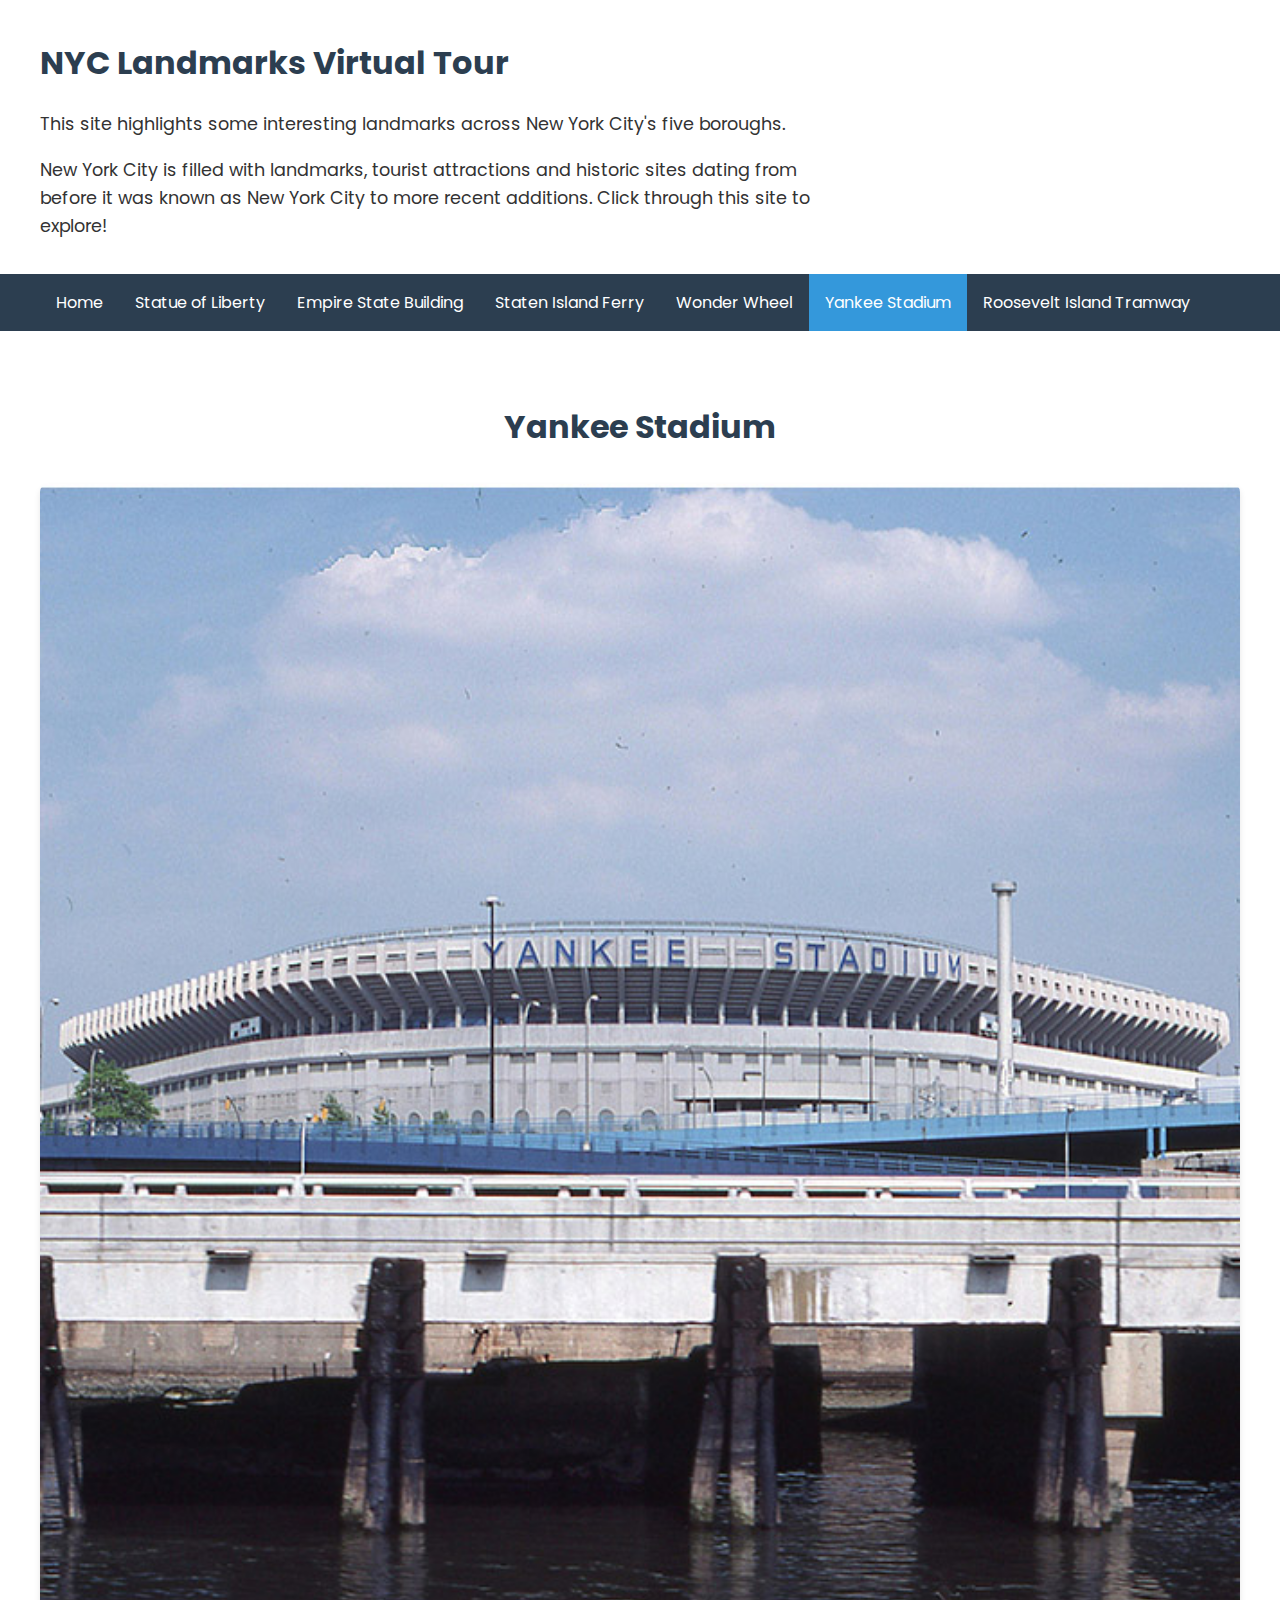
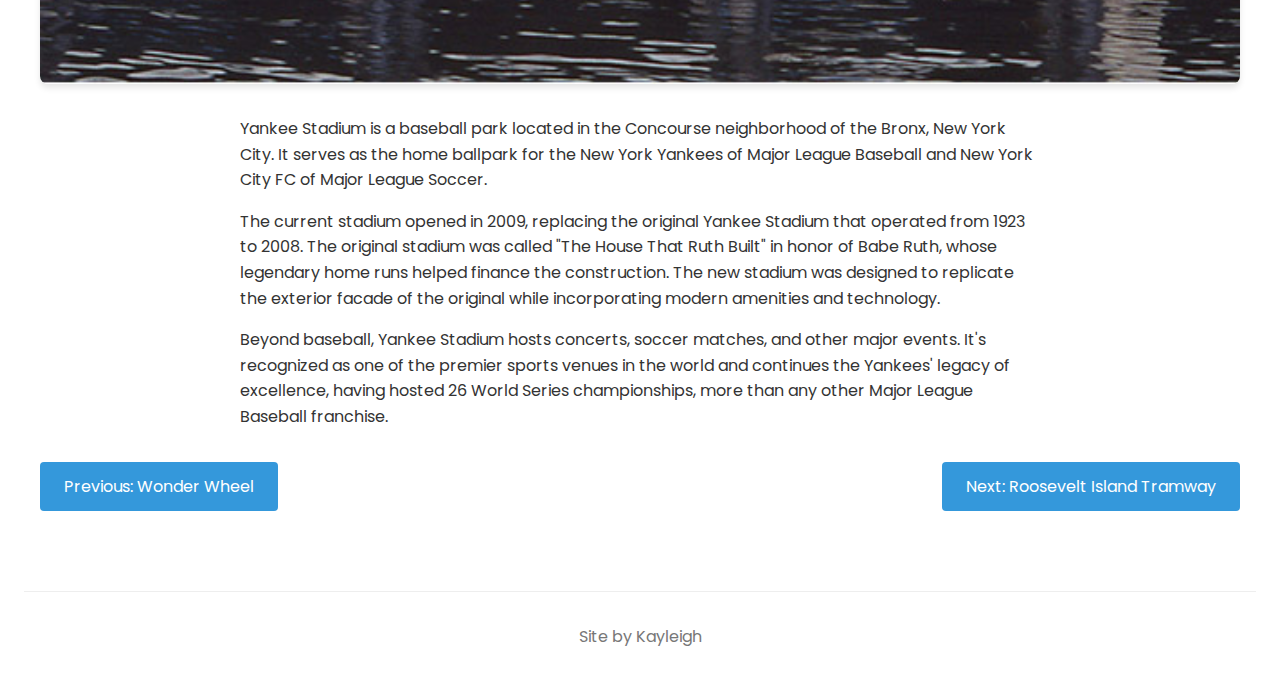
<file: yankee-stadium.html>
<!DOCTYPE html>
<html lang="en">
<head>
    <meta charset="UTF-8">
    <meta name="viewport" content="width=device-width, initial-scale=1.0">
    <title>Yankee Stadium - NYC Landmarks Virtual Tour</title>
    <link rel="stylesheet" href="style.css">
</head>
<body>
    <header>
        <h1>NYC Landmarks Virtual Tour</h1>
        <p>This site highlights some interesting landmarks across New York City's five boroughs.</p>
        <p>New York City is filled with landmarks, tourist attractions and historic sites dating from before it was known as New York City to more recent additions. Click through this site to explore!</p>
    </header>

    <!-- Navigation -->
    <nav>
        <div class="nav-container">
            <ul class="nav-menu">
                <li><a href="index.html">Home</a></li>
                <li><a href="statue-of-liberty.html">Statue of Liberty</a></li>
                <li><a href="empire-state-building.html">Empire State Building</a></li>
                <li><a href="staten-island-ferry.html">Staten Island Ferry</a></li>
                <li><a href="wonder-wheel.html">Wonder Wheel</a></li>
                <li><a href="yankee-stadium.html" class="active">Yankee Stadium</a></li>
                <li><a href="roosevelt-island-tramway.html">Roosevelt Island Tramway</a></li>
            </ul>
        </div>
    </nav>

    <main>
        <section class="landmark-header">
            <h1>Yankee Stadium</h1>
        </section>

        <section class="hero-section">
            <picture>
                <img src="images/square/pexels-malcolmhill-12360516_sq_square.jpg" alt="Yankee Stadium" class="hero-image">
            </picture>
        </section>

        <section class="landmark-content">
            <p>Yankee Stadium is a baseball park located in the Concourse neighborhood of the Bronx, New York City. It serves as the home ballpark for the New York Yankees of Major League Baseball and New York City FC of Major League Soccer.</p>
            <p>The current stadium opened in 2009, replacing the original Yankee Stadium that operated from 1923 to 2008. The original stadium was called "The House That Ruth Built" in honor of Babe Ruth, whose legendary home runs helped finance the construction. The new stadium was designed to replicate the exterior facade of the original while incorporating modern amenities and technology.</p>
            <p>Beyond baseball, Yankee Stadium hosts concerts, soccer matches, and other major events. It's recognized as one of the premier sports venues in the world and continues the Yankees' legacy of excellence, having hosted 26 World Series championships, more than any other Major League Baseball franchise.</p>
        </section>

        <section class="page-navigation">
            <a href="wonder-wheel.html" class="prev">Previous: Wonder Wheel</a>
            <a href="roosevelt-island-tramway.html" class="next">Next: Roosevelt Island Tramway</a>
        </section>
    </main>

    <footer>
        <p>Site by Kayleigh</p>
    </footer>
</body>
</html>
</file>
<file: style.css>
@import url('https://fonts.googleapis.com/css2?family=Poppins:ital,wght@0,100;0,200;0,300;0,400;0,500;0,600;0,700;0,800;0,900;1,100;1,200;1,300;1,400;1,500;1,600;1,700;1,800;1,900&display=swap');
        /* --- GENERAL STYLES --- */
        body {
            font-family: 'Poppins', sans-serif;
            margin: 0;
            padding: 0;
            line-height: 1.6;
            color: #333;
        }

        header, main, footer {
            max-width: 1200px;
            margin: 0 auto;
            padding: 1rem;
        }

        h1, h2 {
            color: #2c3e50;
        }

        header p {
            font-size: 1.1rem;
            max-width: 800px;
        }

        /* --- NAVIGATION STYLES --- */
        nav {
            background-color: #2c3e50;
            padding: 0;
            margin-bottom: 2rem;
        }

        .nav-container {
            max-width: 1200px;
            margin: 0 auto;
            padding: 0 1rem;
        }

        .nav-menu {
            display: flex;
            flex-wrap: wrap;
            list-style: none;
            margin: 0;
            padding: 0;
        }

        .nav-menu li {
            margin: 0;
        }

        .nav-menu a {
            display: block;
            color: white;
            text-decoration: none;
            padding: 1rem;
            transition: background-color 0.3s;
        }

        .nav-menu a:hover,
        .nav-menu a:focus {
            background-color: #34495e;
        }

        .nav-menu a.active {
            background-color: #3498db;
        }

        /* --- PAGE NAVIGATION (Previous/Next) --- */
        .page-navigation {
            display: flex;
            justify-content: space-between;
            margin: 2rem 0;
        }

        .page-navigation a {
            display: inline-block;
            padding: 0.75rem 1.5rem;
            background-color: #3498db;
            color: white;
            text-decoration: none;
            border-radius: 4px;
            transition: background-color 0.3s;
        }

        .page-navigation a:hover,
        .page-navigation a:focus {
            background-color: #2980b9;
        }

        .page-navigation .next {
            margin-left: auto;
        }

        /* --- LANDMARK PAGE STYLES --- */
        .landmark-header {
            text-align: center;
            margin-bottom: 2rem;
        }

        .landmark-content {
            max-width: 800px;
            margin: 0 auto 2rem auto;
        }

        /* --- REQUIREMENT 1: RESPONSIVE PICTURE ELEMENT --- 
           This handles the "Featured Image" that changes based on screen width.
        */
        .hero-section {
            margin-bottom: 2rem;
            text-align: left;
        }

        .hero-image {
            width: 100%;
            height: auto;
            display: block;
            border-radius: 8px;
            box-shadow: 0 4px 6px rgba(0,0,0,0.1);
            margin-top: 1rem;
        }

        /* --- REQUIREMENT 2: THE IMAGE GRID --- 
           This satisfies the "uniform grid of images" requirement.
        */
        .gallery-grid {
            display: grid;
            /* This creates a responsive grid that autofills columns */
            grid-template-columns: repeat(auto-fill, minmax(250px, 1fr));
            gap: 1.5rem;
            margin-bottom: 3rem;
        }

        figure {
            margin: 0;
            background: #f9f9f9;
            border: 1px solid #ddd;
            border-radius: 4px;
            padding: 0.5rem;
            transition: transform 0.2s;
            height: 100%; /* ensures cards are same height */
            box-sizing: border-box;
        }

        figure:hover {
            transform: translateY(-5px);
            box-shadow: 0 5px 15px rgba(0,0,0,0.1);
        }

        /* Ensuring images stay inside the figure and maintain aspect ratio */
        figure img {
            width: 100%;
            aspect-ratio: 1 / 1; /* Forces the image to be square */
            object-fit: cover;   /* Crops the image to fit the square */
            display: block;
            border-radius: 2px;
        }

        figcaption {
            margin-top: 0.8rem;
            font-size: 0.9rem;
            color: #555;
            text-align: center;
        }

        figcaption em, figcaption a {
            display: block;
            font-size: 0.8rem;
            color: #888;
            margin-top: 0.2rem;
            font-style: normal;
            text-decoration: none;
        }

        figcaption a:hover {
            text-decoration: underline;
            color: #2c3e50;
        }

        /* --- REQUIREMENT 3: RESPONSIVE VIDEO --- 
           This makes the embedded video resize proportionally.
        */
        .video-wrapper {
            position: relative;
            padding-bottom: 56.25%; /* 16:9 Aspect Ratio */
            height: 0;
            overflow: hidden;
            border-radius: 8px;
            box-shadow: 0 4px 6px rgba(0,0,0,0.1);
            margin-bottom: 2rem;
        }

        .video-wrapper iframe {
            position: absolute;
            top: 0;
            left: 0;
            width: 100%;
            height: 100%;
            border: 0;
        }

        footer {
            text-align: center;
            margin-top: 2rem;
            border-top: 1px solid #eee;
            padding-top: 1rem;
            color: #777;
        }

        /* --- MEDIA QUERIES FOR RESPONSIVE DESIGN --- */
        @media screen and (max-width: 768px) {
            header, main, footer, .nav-container {
                padding: 1rem;
            }

            .gallery-grid {
                grid-template-columns: repeat(auto-fill, minmax(200px, 1fr));
                gap: 1rem;
            }

            .nav-menu {
                flex-direction: column;
            }

            .nav-menu a {
                padding: 0.75rem;
            }

            .page-navigation {
                flex-direction: column;
                gap: 1rem;
            }

            .page-navigation a {
                text-align: center;
            }

            .page-navigation .next {
                margin-left: 0;
            }
        }

        @media screen and (max-width: 480px) {
            .gallery-grid {
                grid-template-columns: 1fr;
            }

            header h1 {
                font-size: 1.8rem;
            }

            .hero-section h2 {
                font-size: 1.4rem;
            }
        }
</file>
